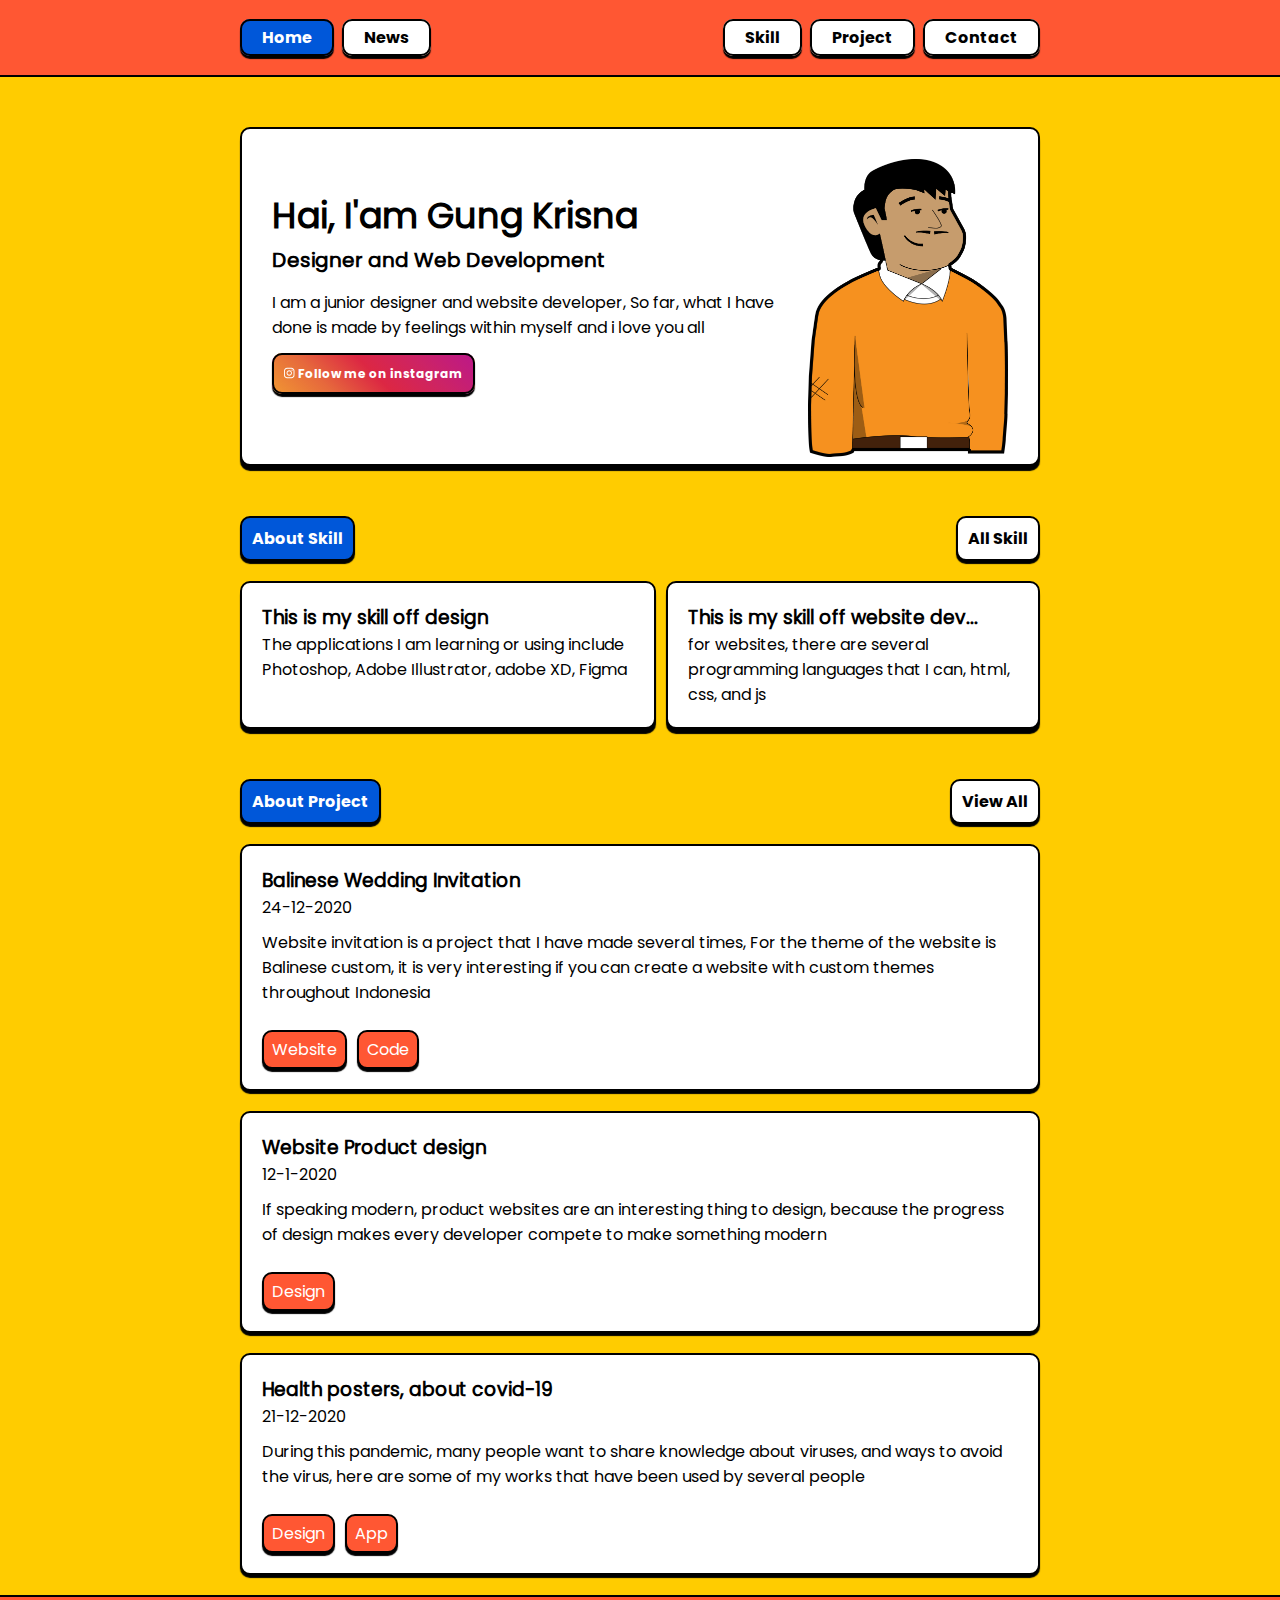
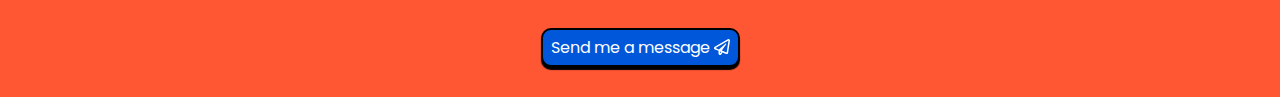
<file: index.html>
<!DOCTYPE html>
<html lang="en">
<head>
    <meta charset="UTF-8">
    <meta http-equiv="X-UA-Compatible" content="IE=edge">
    <meta name="viewport" content="width=device-width, initial-scale=1.0">
    <title>My Portfolio</title>
    <link rel = "icon" href = "gambar/icon.png" 
        type = "image/x-icon">
    <link rel="stylesheet" href="css/style.css">
    <script defer src="js/all.min.js"></script>
</head>
<body>

    <!-- topbar -->
    <div class="topbar">
        <div class="bg-topbar">
            <div class="close remove" style="color: white;">Close</div>
            <div class="close"><a href="index.html">Home</a></div>
            <div class="close"><a href="news.html">News</a></div>
            <div class="close"><a href="skill.html">Skill</a></div>
            <div class="close"><a href="project.html">Project</a></div>
            <div class="close"><a href="mailto: thegunggg@gmail.com">Contact</a></div>
        </div>
    </div>

    <!-- navbar -->
    <div class="navbar">
        <div class="bg-navbar">
            <ul class="left-menu">
                <li class="hm"><i class="fas fa-bars"></i></li>
                <li class="none"><a href="index.html"  style="background-color: #0057D9; color: white;">Home</a></li>
                <li class="none"><a href="news.html">News</a></li>
            </ul>
            <ul class="right-menu">
                <li><a href="skill.html">Skill</a></li>
                <li><a href="project.html">Project</a></li>
                <li><a href="mailto: thegunggg@gmail.com">Contact</a></li>
            </ul>
        </div>
    </div>
    <!-- tutup navbar -->




    <div class="container">
        <div class="all-container">

            <!-- content -->
            <header>
                <div class="bg-header">
                    <div class="capt">
                        <div class="on-capt">
                        <h2>Hai, I'am Gung Krisna</h2>
                        <h3>Designer and Web Development</h3>
                        <p>I am a junior designer and website developer, So far, what I have done is made by feelings within myself and i love you all</p>
                        <div class="button">
                            <a href="https://instagram.com/gungkrsnna?igshid=17na6mbs09jwy" style="font-size: 12px; font-family: 'poppins-bold';"><i class="fab fa-instagram"></i> Follow me on instagram</a>
                        </div>
                        </div>
                    </div>
                    <div class="gambar">
                        <img src="gambar/me.png" alt="">
                    </div>
                </div>
            </header>
            <!-- tutup content -->

            <!-- content2 -->
            <div class="content2">
                <div class="bg-content2">
                    <div class="draf-content">
                        <p>About Skill</p>
                        <a href="skill.html"><p>All Skill</p></a>
                    </div>
                    <div class="isi-draf">
                        <div class="design">
                            <h3>This is my skill off design</h3>
                            <p>The applications I am learning or using include Photoshop, Adobe Illustrator, adobe XD, Figma</p>
                        </div>
                        <div class="website">
                            <h3>This is my skill off website dev...</h3>
                            <p>for websites, there are several programming languages ​​that I can, html, css, and js</p>
                        </div>
                    </div>
                </div>
            </div>
            <!-- tutup content2 -->


            <!-- content3 -->
            <div class="content3">
                <div class="bg-content3">
                    <div class="draf-content3">
                        <p>About Project</p>
                        <a href="project.html"><p>View All</p></a>
                    </div>
                    <div class="isi-draf3">
                        <div class="project1">
                            <h3>Balinese Wedding Invitation</h3>
                            <p style="margin-bottom: 10px;">24-12-2020</p>
                            <p>Website invitation is a project that I have made several times, For the theme of the website is Balinese custom, it is very interesting if you can create a website with custom themes throughout Indonesia</p><br>
                            <div class="about-website">
                                <a href="websiteundangan.html" style="margin-right: 10px;"><p>Website</p></a>
                                <a href="websiteundangan.html"><p>Code</p></a>
                            </div>
                        </div>
                        <div class="project1">
                            <h3>Website Product design</h3>
                            <p style="margin-bottom: 10px;">12-1-2020</p>
                            <p>If speaking modern, product websites are an interesting thing to design, because the progress of design makes every developer compete to make something modern</p><br>
                            <div class="about-website">
                                <a href="product.html"><p>Design</p></a>
                            </div>
                        </div>
                        <div class="project1">
                            <h3>Health posters, about covid-19</h3>
                            <p style="margin-bottom: 10px;">21-12-2020</p>
                            <p>During this pandemic, many people want to share knowledge about viruses, and ways to avoid the virus, here are some of my works that have been used by several people</p><br>
                            <div class="about-website">
                                <a href="poster.html" style="margin-right: 10px;"><p>Design</p></a>
                                <a href="poster.html"><p>App</p></a>
                            </div>
                        </div>
                    </div>
                </div>
            </div>
            <!-- tutup content3 -->
        </div>
    </div>

    <!-- footer -->
        <footer>
            <div class="container-footer">
                <div class="bg-footer">
                    <a href="mailto: thegunggg@gmail.com">Send me a message <i class="far fa-paper-plane"></i></a>
                </div>
            </div>
        </footer>
    <!-- tutup footer -->


    <script src="js/JQuery3.3.1.js"></script>
    <script src="js/menu.js"></script>
</body>
</html>
</file>
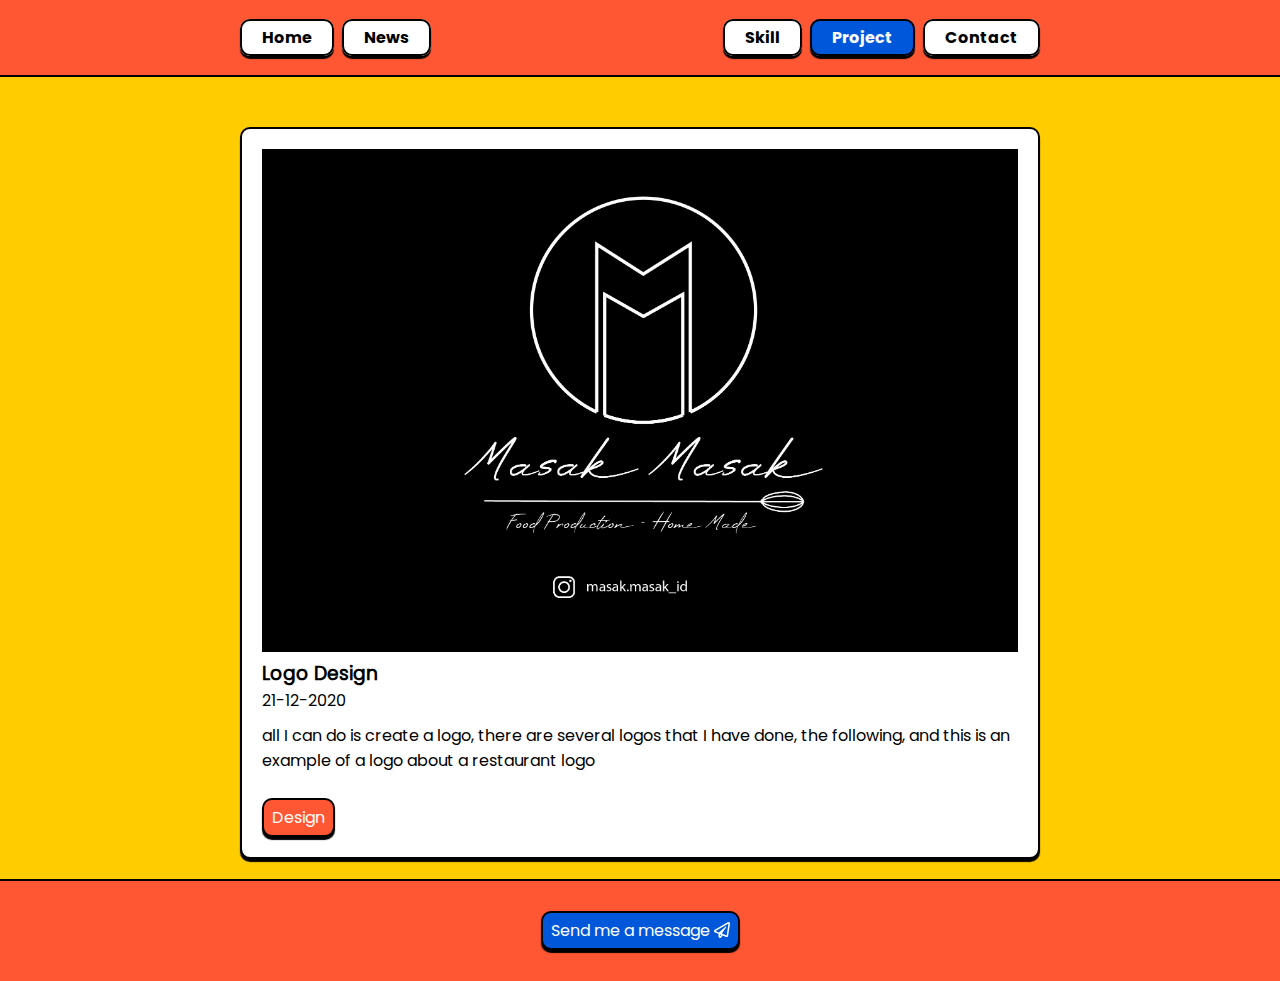
<file: logo.html>
<!DOCTYPE html>
<html lang="en">
<head>
    <meta charset="UTF-8">
    <meta http-equiv="X-UA-Compatible" content="IE=edge">
    <meta name="viewport" content="width=device-width, initial-scale=1.0">
    <title>My Portfolio</title>
    <link rel = "icon" href = "gambar/icon.png" 
        type = "image/x-icon">
    <link rel="stylesheet" href="css/style.css">
    <script defer src="js/all.min.js"></script>
</head>
<body>

    <!-- topbar -->
    <div class="topbar">
        <div class="bg-topbar">
            <div class="close remove" style="color: white;">Close</div>
            <div class="close"><a href="index.html">Home</a></div>
            <div class="close"><a href="news.html">News</a></div>
            <div class="close"><a href="skill.html">Skill</a></div>
            <div class="close"><a href="project.html">Project</a></div>
            <div class="close"><a href="mailto: thegunggg@gmail.com">Contact</a></div>
        </div>
    </div>

    <!-- navbar -->
    <div class="navbar">
        <div class="bg-navbar">
            <ul class="left-menu">
                <li class="hm"><i class="fas fa-bars"></i></li>
                <li class="none"><a href="index.html">Home</a></li>
                <li class="none"><a href="news.html">News</a></li>
            </ul>
            <ul class="right-menu">
                <li><a href="skill.html">Skill</a></li>
                <li><a href="project.html" style="background-color: #0057D9; color: white;">Project</a></li>
                <li><a href="mailto: thegunggg@gmail.com">Contact</a></li>
            </ul>
        </div>
    </div>
    <!-- tutup navbar -->




    <div class="container">
        <div class="all-container">

            <!-- content3 -->
            <div class="content3">
                <div class="bg-content3">
                    <div class="isi-draf3">
                        <div class="project1">
                            <div class="image-website">
                                <img src="gambar/logo.jpg" alt="">
                            </div>
                            <h3>Logo Design</h3>
                            <p style="margin-bottom: 10px;">21-12-2020</p>
                            <p>all I can do is create a logo, there are several logos that I have done, the following, and this is an example of a logo about a restaurant logo</p><br>
                            <div class="about-website">
                                <a href="logo.html" style="margin-right: 10px;"><p>Design</p></a>
                            </div>
                            </div>
                        
                    </div>
                </div>
            </div>
            <!-- tutup content3 -->
        </div>
    </div>

    <!-- footer -->
        <footer>
            <div class="container-footer">
                <div class="bg-footer">
                    <a href="mailto: thegunggg@gmail.com">Send me a message <i class="far fa-paper-plane"></i></a>
                </div>
            </div>
        </footer>
    <!-- tutup footer -->


    <script src="js/JQuery3.3.1.js"></script>
    <script src="js/menu.js"></script>
</body>
</html>
</file>
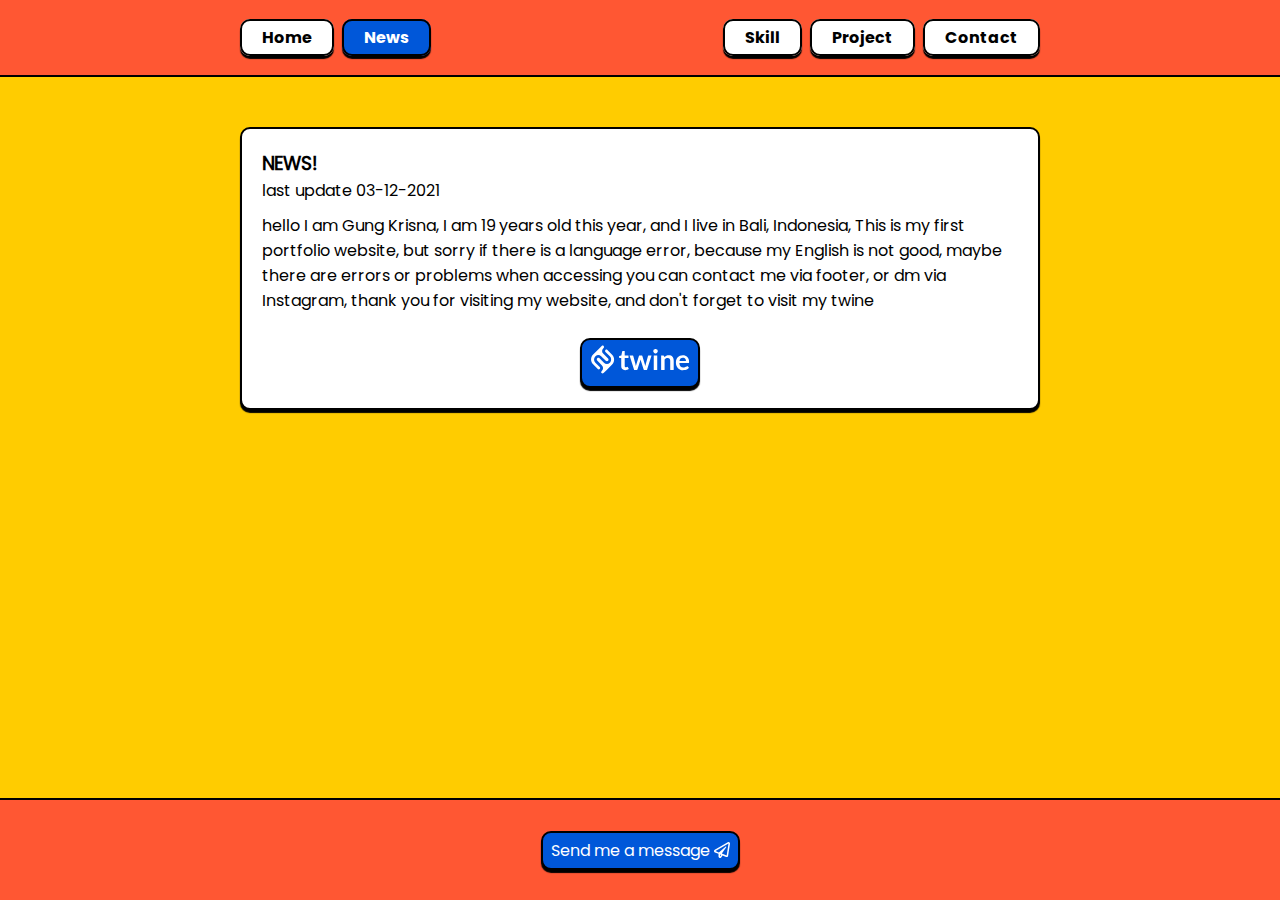
<file: news.html>
<!DOCTYPE html>
<html lang="en">
<head>
    <meta charset="UTF-8">
    <meta http-equiv="X-UA-Compatible" content="IE=edge">
    <meta name="viewport" content="width=device-width, initial-scale=1.0">
    <title>My Portfolio</title>
    <link rel = "icon" href = "gambar/icon.png" 
        type = "image/x-icon">
    <link rel="stylesheet" href="css/style.css">
    <script defer src="js/all.min.js"></script>
</head>
<body>

    <!-- topbar -->
    <div class="topbar">
        <div class="bg-topbar">
            <div class="close remove" style="color: white;">Close</div>
            <div class="close"><a href="index.html">Home</a></div>
            <div class="close"><a href="news.html">News</a></div>
            <div class="close"><a href="skill.html">Skill</a></div>
            <div class="close"><a href="project.html">Project</a></div>
            <div class="close"><a href="mailto: thegunggg@gmail.com">Contact</a></div>
        </div>
    </div>

    <!-- navbar -->
    <div class="navbar">
        <div class="bg-navbar">
            <ul class="left-menu">
                <li class="hm"><i class="fas fa-bars"></i></li>
                <li class="none"><a href="index.html">Home</a></li>
                <li class="none"><a href="news.html" style="background-color: #0057D9; color: white;">News</a></li>
            </ul>
            <ul class="right-menu">
                <li><a href="skill.html">Skill</a></li>
                <li><a href="project.html">Project</a></li>
                <li><a href="mailto: thegunggg@gmail.com">Contact</a></li>
            </ul>
        </div>
    </div>
    <!-- tutup navbar -->




    <div class="container">
        <div class="all-container">

            <!-- content3 -->
            <div class="content3">
                <div class="bg-content3">
                    <div class="isi-draf3">
                        <div class="project1">
                            <h3>NEWS!</h3>
                            <p style="margin-bottom: 10px;">last update 03-12-2021</p>
                            <p>hello I am Gung Krisna, I am 19 years old this year, and I live in Bali, Indonesia, This is my first portfolio website, but sorry if there is a language error, because my English is not good, maybe there are errors or problems when accessing you can contact me via footer, or dm via Instagram, thank you for visiting my website, and don't forget to visit my twine</p><br>
                            <div class="bg-footer">
                                <a href="https://www.twine.net/gungkrisna"> <img src="gambar/twine.svg" alt="" style="max-width: 100px; width: 100%;"></i></a>
                            </div>
                            </div>
                        </div>
                    </div>
                </div>
            </div>
            <!-- tutup content3 -->
        </div>
    </div>

    <!-- footer -->
        <footer style="bottom: 0; position: absolute; width: 100%;">
            <div class="container-footer">
                <div class="bg-footer">
                    <a href="mailto: thegunggg@gmail.com">Send me a message <i class="far fa-paper-plane"></i></a>
                </div>
            </div>
        </footer>
    <!-- tutup footer -->


    <script src="js/JQuery3.3.1.js"></script>
    <script src="js/menu.js"></script>
</body>
</html>
</file>
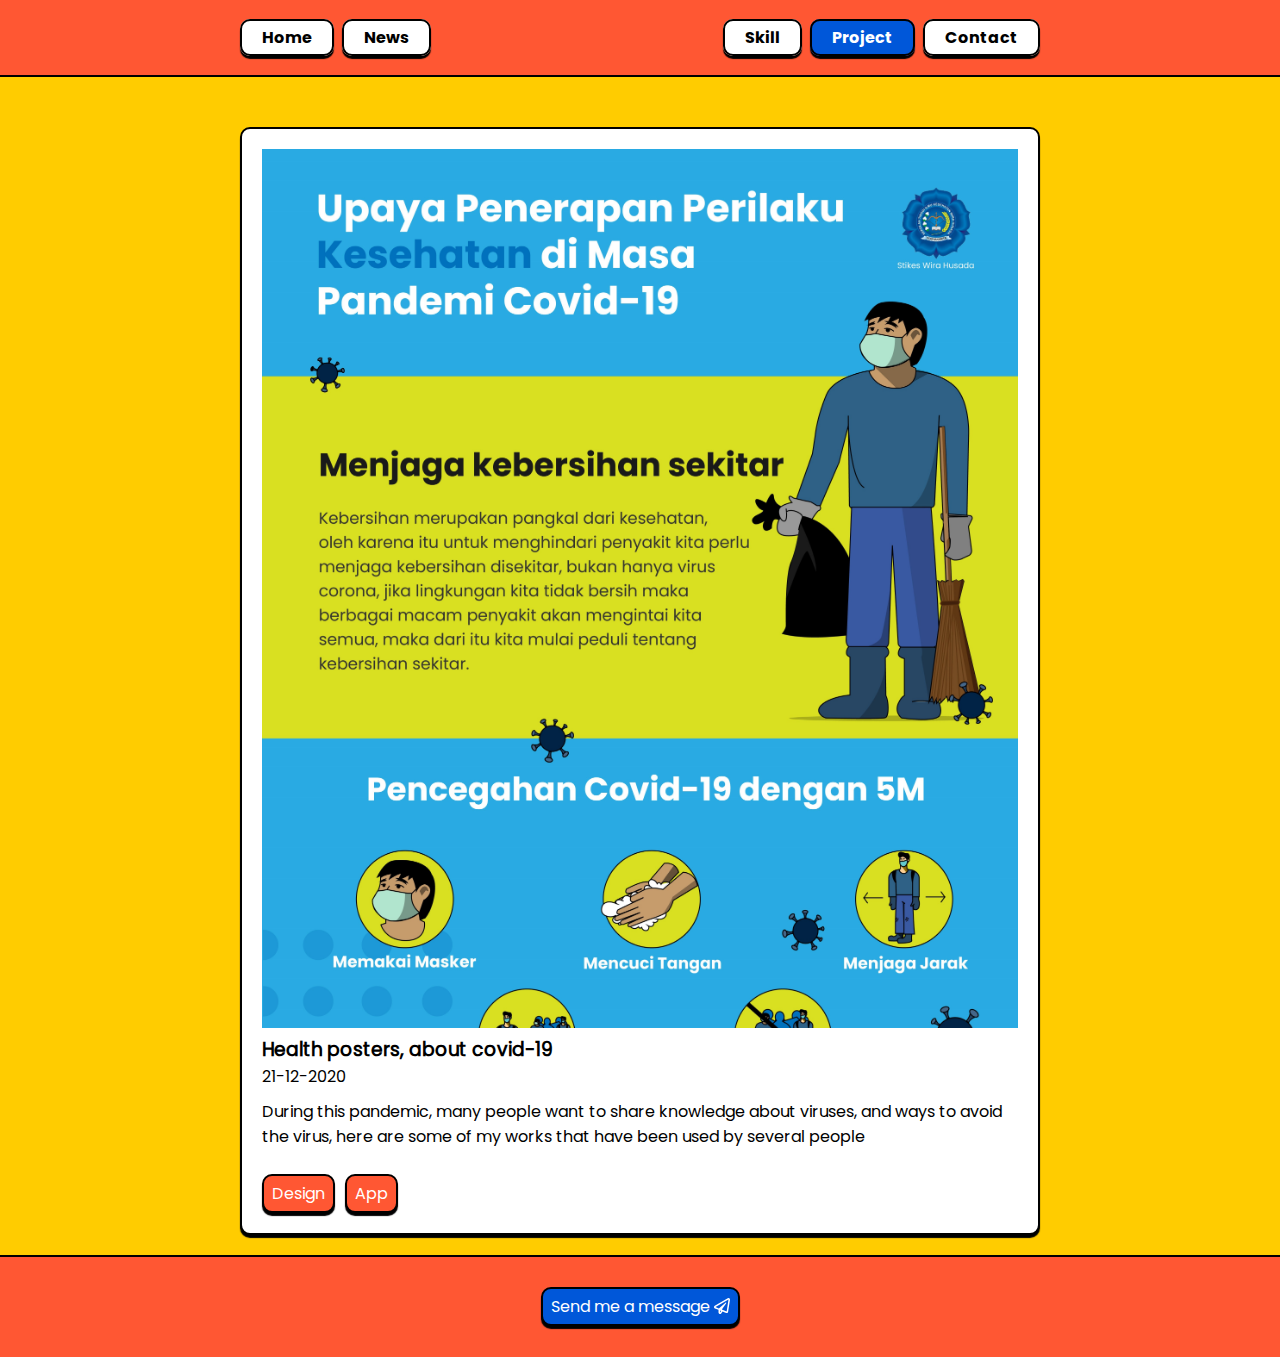
<file: poster.html>
<!DOCTYPE html>
<html lang="en">
<head>
    <meta charset="UTF-8">
    <meta http-equiv="X-UA-Compatible" content="IE=edge">
    <meta name="viewport" content="width=device-width, initial-scale=1.0">
    <title>My Portfolio</title>
    <link rel = "icon" href = "gambar/icon.png" 
        type = "image/x-icon">
    <link rel="stylesheet" href="css/style.css">
    <script defer src="js/all.min.js"></script>
</head>
<body>

    <!-- topbar -->
    <div class="topbar">
        <div class="bg-topbar">
            <div class="close remove" style="color: white;">Close</div>
            <div class="close"><a href="index.html">Home</a></div>
            <div class="close"><a href="news.html">News</a></div>
            <div class="close"><a href="skill.html">Skill</a></div>
            <div class="close"><a href="project.html">Project</a></div>
            <div class="close"><a href="mailto: thegunggg@gmail.com">Contact</a></div>
        </div>
    </div>

    <!-- navbar -->
    <div class="navbar">
        <div class="bg-navbar">
            <ul class="left-menu">
                <li class="hm"><i class="fas fa-bars"></i></li>
                <li class="none"><a href="index.html">Home</a></li>
                <li class="none"><a href="news.html">News</a></li>
            </ul>
            <ul class="right-menu">
                <li><a href="skill.html">Skill</a></li>
                <li><a href="project.html" style="background-color: #0057D9; color: white;">Project</a></li>
                <li><a href="mailto: thegunggg@gmail.com">Contact</a></li>
            </ul>
        </div>
    </div>
    <!-- tutup navbar -->




    <div class="container">
        <div class="all-container">

            <!-- content3 -->
            <div class="content3">
                <div class="bg-content3">
                    <div class="isi-draf3">
                        <div class="project1">
                            <div class="image-website">
                                <img src="gambar/poster.jpg" alt="">
                            </div>
                            <h3>Health posters, about covid-19</h3>
                            <p style="margin-bottom: 10px;">21-12-2020</p>
                            <p>During this pandemic, many people want to share knowledge about viruses, and ways to avoid the virus, here are some of my works that have been used by several people</p><br>
                            <div class="about-website">
                                <a href="poster.html" style="margin-right: 10px;"><p>Design</p></a>
                                <a href="poster.html"><p>App</p></a>
                            </div>
                            </div>
                        </div>
                    </div>
                </div>
            </div>
            <!-- tutup content3 -->
        </div>
    </div>

    <!-- footer -->
        <footer>
            <div class="container-footer">
                <div class="bg-footer">
                    <a href="mailto: thegunggg@gmail.com">Send me a message <i class="far fa-paper-plane"></i></a>
                </div>
            </div>
        </footer>
    <!-- tutup footer -->


    <script src="js/JQuery3.3.1.js"></script>
    <script src="js/menu.js"></script>
</body>
</html>
</file>
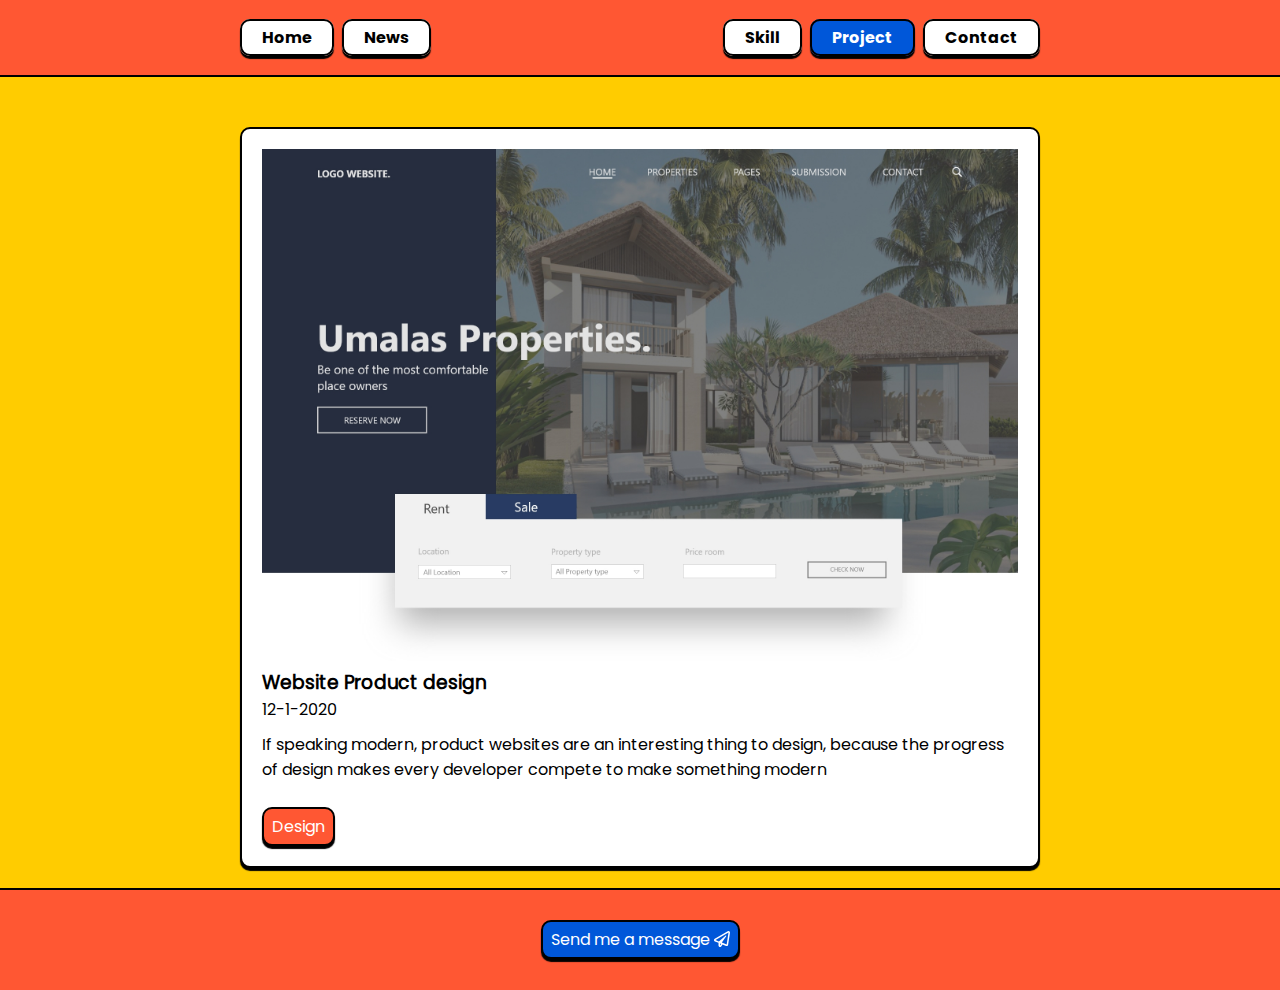
<file: product.html>
<!DOCTYPE html>
<html lang="en">
<head>
    <meta charset="UTF-8">
    <meta http-equiv="X-UA-Compatible" content="IE=edge">
    <meta name="viewport" content="width=device-width, initial-scale=1.0">
    <title>My Portfolio</title>
    <link rel = "icon" href = "gambar/icon.png" 
        type = "image/x-icon">
    <link rel="stylesheet" href="css/style.css">
    <script defer src="js/all.min.js"></script>
</head>
<body>

    <!-- topbar -->
    <div class="topbar">
        <div class="bg-topbar">
            <div class="close remove" style="color: white;">Close</div>
            <div class="close"><a href="index.html">Home</a></div>
            <div class="close"><a href="news.html">News</a></div>
            <div class="close"><a href="skill.html">Skill</a></div>
            <div class="close"><a href="project.html">Project</a></div>
            <div class="close"><a href="mailto: thegunggg@gmail.com">Contact</a></div>
        </div>
    </div>

    <!-- navbar -->
    <div class="navbar">
        <div class="bg-navbar">
            <ul class="left-menu">
                <li class="hm"><i class="fas fa-bars"></i></li>
                <li class="none"><a href="index.html">Home</a></li>
                <li class="none"><a href="news.html">News</a></li>
            </ul>
            <ul class="right-menu">
                <li><a href="skill.html">Skill</a></li>
                <li><a href="project.html" style="background-color: #0057D9; color: white;">Project</a></li>
                <li><a href="mailto: thegunggg@gmail.com">Contact</a></li>
            </ul>
        </div>
    </div>
    <!-- tutup navbar -->




    <div class="container">
        <div class="all-container">

            <!-- content3 -->
            <div class="content3">
                <div class="bg-content3">
                    <div class="isi-draf3">
                        <div class="project1">
                            <div class="image-website">
                                <img src="gambar/product.jpg" alt="">
                            </div>
                                <h3>Website Product design</h3>
                                <p style="margin-bottom: 10px;">12-1-2020</p>
                                <p>If speaking modern, product websites are an interesting thing to design, because the progress of design makes every developer compete to make something modern</p><br>
                                <div class="about-website">
                                    <a href="product.html"><p>Design</p></a>
                                </div>
                            </div>
                        
                    </div>
                </div>
            </div>
            <!-- tutup content3 -->
        </div>
    </div>

    <!-- footer -->
        <footer>
            <div class="container-footer">
                <div class="bg-footer">
                    <a href="mailto: thegunggg@gmail.com">Send me a message <i class="far fa-paper-plane"></i></a>
                </div>
            </div>
        </footer>
    <!-- tutup footer -->


    <script src="js/JQuery3.3.1.js"></script>
    <script src="js/menu.js"></script>
</body>
</html>
</file>
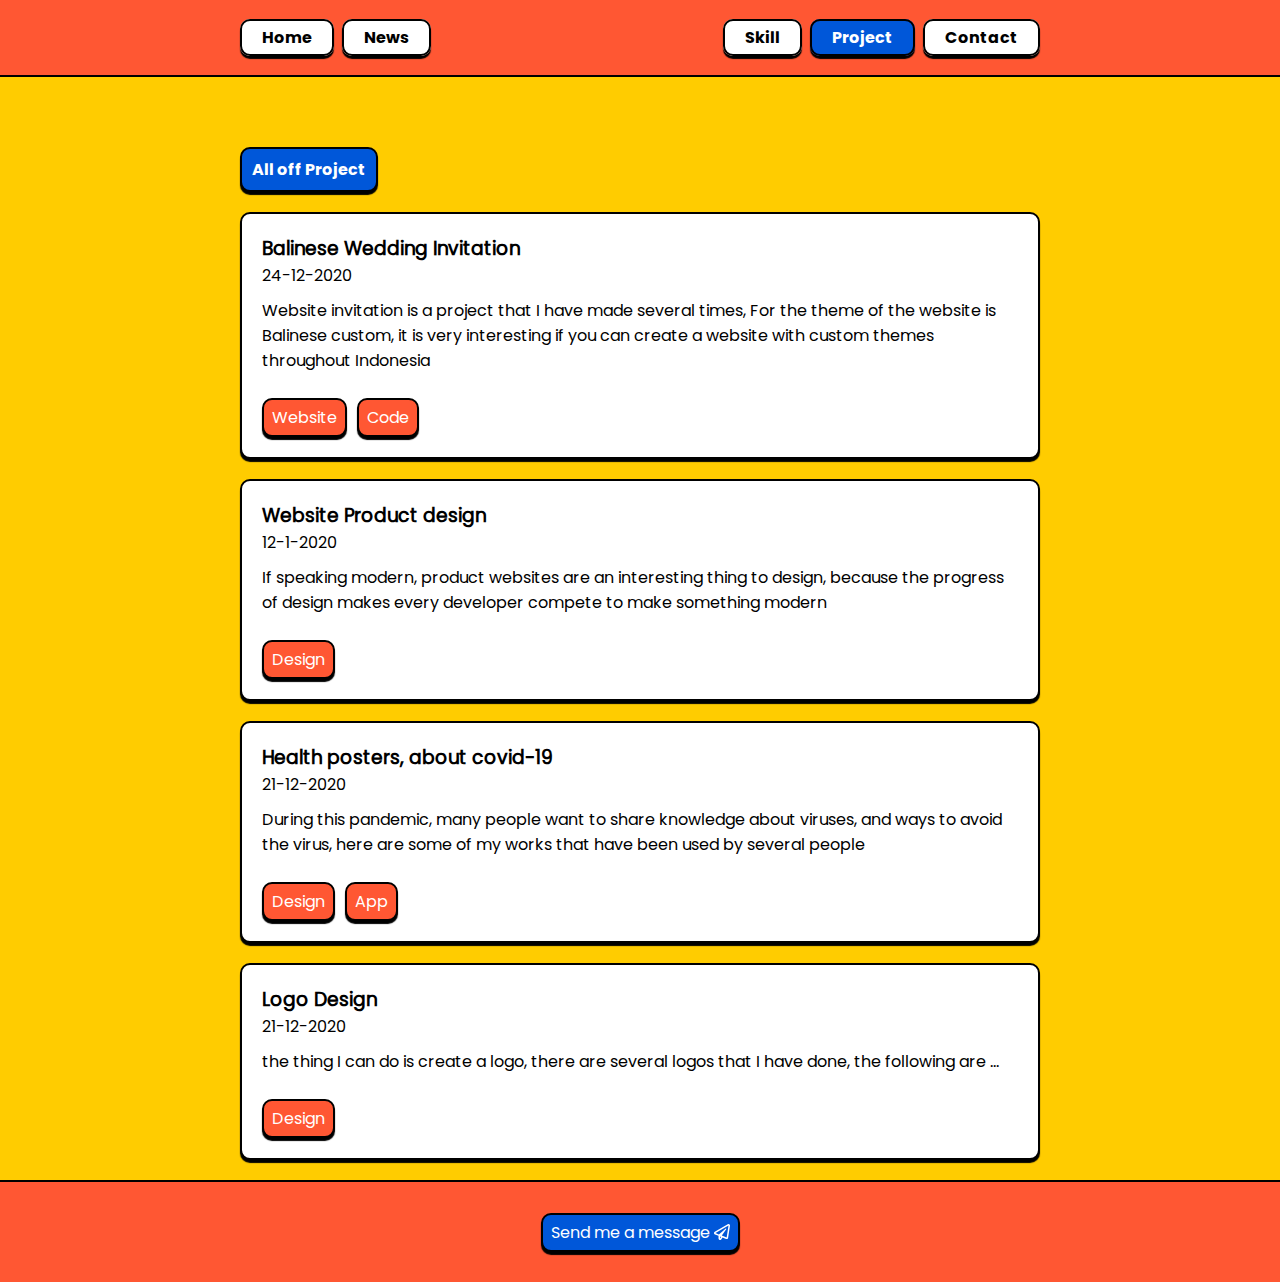
<file: project.html>
<!DOCTYPE html>
<html lang="en">
<head>
    <meta charset="UTF-8">
    <meta http-equiv="X-UA-Compatible" content="IE=edge">
    <meta name="viewport" content="width=device-width, initial-scale=1.0">
    <title>My Portfolio</title>
    <link rel = "icon" href = "gambar/icon.png" 
        type = "image/x-icon">
    <link rel="stylesheet" href="css/style.css">
    <script defer src="js/all.min.js"></script>
</head>
<body>

    <!-- topbar -->
    <div class="topbar">
        <div class="bg-topbar">
            <div class="close remove" style="color: white;">Close</div>
            <div class="close"><a href="index.html">Home</a></div>
            <div class="close"><a href="news.html">News</a></div>
            <div class="close"><a href="skill.html">Skill</a></div>
            <div class="close"><a href="project.html">Project</a></div>
            <div class="close"><a href="mailto: thegunggg@gmail.com">Contact</a></div>
        </div>
    </div>

    <!-- navbar -->
    <div class="navbar">
        <div class="bg-navbar">
            <ul class="left-menu">
                <li class="hm"><i class="fas fa-bars"></i></li>
                <li class="none"><a href="index.html">Home</a></li>
                <li class="none"><a href="news.html">News</a></li>
            </ul>
            <ul class="right-menu">
                <li><a href="skill.html">Skill</a></li>
                <li><a href="project.html" style="background-color: #0057D9; color: white;">Project</a></li>
                <li><a href="mailto: thegunggg@gmail.com">Contact</a></li>
            </ul>
        </div>
    </div>
    <!-- tutup navbar -->




    <div class="container">
        <div class="all-container">

            <!-- content3 -->
            <div class="content3">
                <div class="bg-content3">
                    <div class="draf-content3">
                        <p>All off Project</p>
                    </div>
                    <div class="isi-draf3">
                        <div class="project1">
                            <h3>Balinese Wedding Invitation</h3>
                            <p style="margin-bottom: 10px;">24-12-2020</p>
                            <p>Website invitation is a project that I have made several times, For the theme of the website is Balinese custom, it is very interesting if you can create a website with custom themes throughout Indonesia</p><br>
                            <div class="about-website">
                                <a href="websiteundangan.html" style="margin-right: 10px;"><p>Website</p></a>
                                <a href="websiteundangan.html"><p>Code</p></a>
                            </div>
                        </div>
                        <div class="project1">
                            <h3>Website Product design</h3>
                            <p style="margin-bottom: 10px;">12-1-2020</p>
                            <p>If speaking modern, product websites are an interesting thing to design, because the progress of design makes every developer compete to make something modern</p><br>
                            <div class="about-website">
                                <a href="product.html"><p>Design</p></a>
                            </div>
                        </div>
                        <div class="project1">
                            <h3>Health posters, about covid-19</h3>
                            <p style="margin-bottom: 10px;">21-12-2020</p>
                            <p>During this pandemic, many people want to share knowledge about viruses, and ways to avoid the virus, here are some of my works that have been used by several people</p><br>
                            <div class="about-website">
                                <a href="poster.html" style="margin-right: 10px;"><p>Design</p></a>
                                <a href="poster.html"><p>App</p></a>
                            </div>
                        </div>
                        <div class="project1">
                            <h3>Logo Design</h3>
                            <p style="margin-bottom: 10px;">21-12-2020</p>
                            <p>the thing I can do is create a logo, there are several logos that I have done, the following are ...</p><br>
                            <div class="about-website">
                                <a href="logo.html" style="margin-right: 10px;"><p>Design</p></a>
                            </div>
                        </div>
                    </div>
                </div>
            </div>
            <!-- tutup content3 -->
        </div>
    </div>

    <!-- footer -->
        <footer>
            <div class="container-footer">
                <div class="bg-footer">
                    <a href="mailto: thegunggg@gmail.com">Send me a message <i class="far fa-paper-plane"></i></a>
                </div>
            </div>
        </footer>
    <!-- tutup footer -->


    <script src="js/JQuery3.3.1.js"></script>
    <script src="js/menu.js"></script>
</body>
</html>
</file>
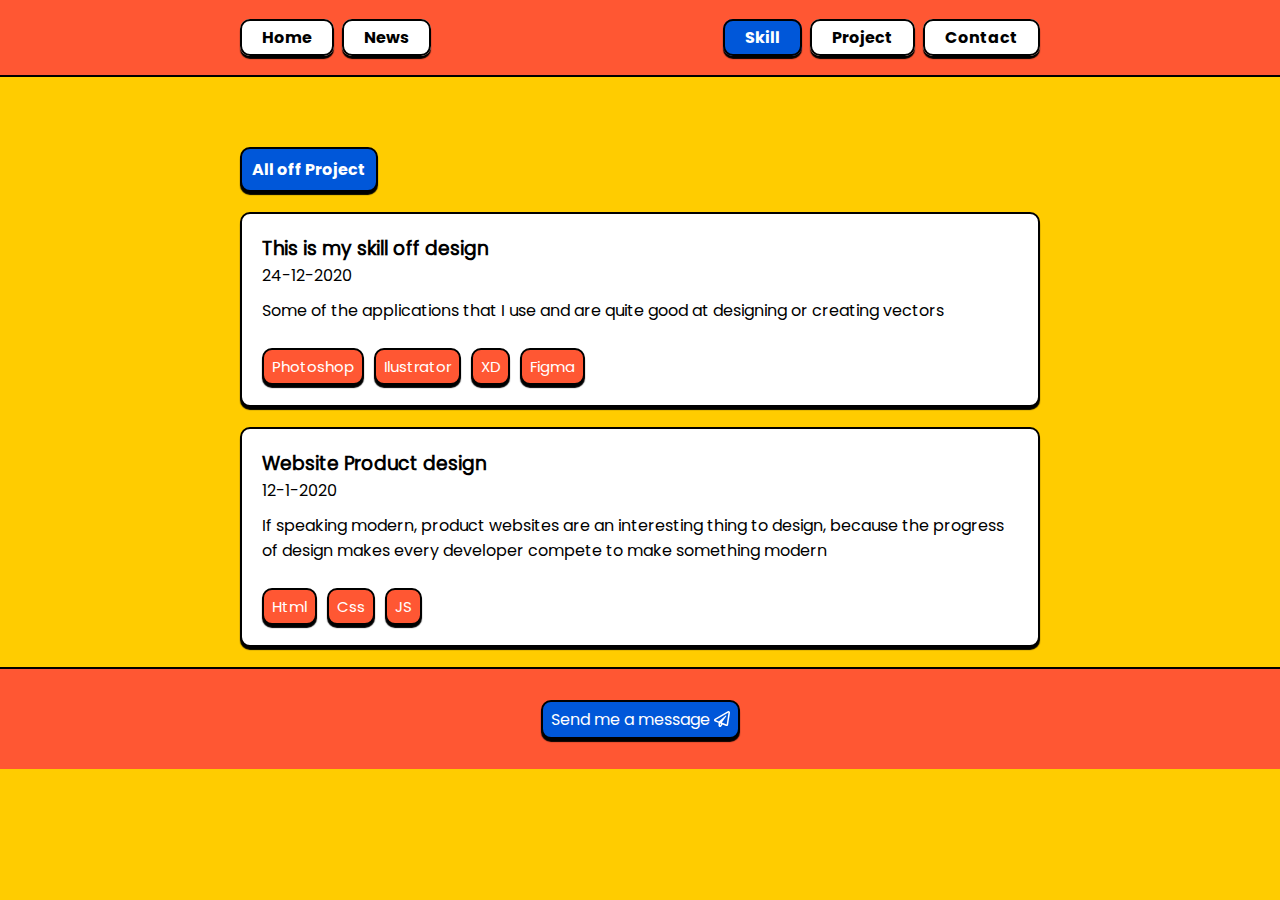
<file: skill.html>
<!DOCTYPE html>
<html lang="en">
<head>
    <meta charset="UTF-8">
    <meta http-equiv="X-UA-Compatible" content="IE=edge">
    <meta name="viewport" content="width=device-width, initial-scale=1.0">
    <title>My Portfolio</title>
    <link rel = "icon" href = "gambar/icon.png" 
        type = "image/x-icon">
    <link rel="stylesheet" href="css/style.css">
    <script defer src="js/all.min.js"></script>
</head>
<body>

    <!-- topbar -->
    <div class="topbar">
        <div class="bg-topbar">
            <div class="close remove" style="color: white;">Close</div>
            <div class="close"><a href="index.html">Home</a></div>
            <div class="close"><a href="news.html">News</a></div>
            <div class="close"><a href="skill.html">Skill</a></div>
            <div class="close"><a href="project.html">Project</a></div>
            <div class="close"><a href="mailto: thegunggg@gmail.com">Contact</a></div>
        </div>
    </div>

    <!-- navbar -->
    <div class="navbar">
        <div class="bg-navbar">
            <ul class="left-menu">
                <li class="hm"><i class="fas fa-bars"></i></li>
                <li class="none"><a href="index.html">Home</a></li>
                <li class="none"><a href="news.html">News</a></li>
            </ul>
            <ul class="right-menu">
                <li><a href="skill.html"  style="background-color: #0057D9; color: white;">Skill</a></li>
                <li><a href="project.html">Project</a></li>
                <li><a href="mailto: thegunggg@gmail.com">Contact</a></li>
            </ul>
        </div>
    </div>
    <!-- tutup navbar -->




    <div class="container">
        <div class="all-container">

            <!-- content3 -->
            <div class="content3">
                <div class="bg-content3">
                    <div class="draf-content3">
                        <p>All off Project</p>
                    </div>
                    <div class="isi-draf3">
                        <div class="project1">
                            <h3>This is my skill off design</h3>
                            <p style="margin-bottom: 10px;">24-12-2020</p>
                            <p>Some of the applications that I use and are quite good at designing or creating vectors</p><br>
                            <div class="about-website" style="font-size: clamp(10px, 3vw, 15px);">
                                <a href="skill.html" style="margin-right: 10px;"><p>Photoshop</p></a>
                                <a href="skill.html" style="margin-right: 10px;"><p>Ilustrator</p></a>
                                <a href="skill.html" style="margin-right: 10px;"><p>XD</p></a>
                                <a href="skill.html"><p>Figma</p></a>
                            </div>
                        </div>
                        <div class="project1">
                            <h3>Website Product design</h3>
                            <p style="margin-bottom: 10px;">12-1-2020</p>
                            <p>If speaking modern, product websites are an interesting thing to design, because the progress of design makes every developer compete to make something modern</p><br>
                            <div class="about-website" style="font-size: clamp(10px, 3vw, 15px);">
                                <a href="skill.html" style="margin-right: 10px;"><p>Html</p></a>
                                <a href="skill.html" style="margin-right: 10px;"><p>Css</p></a>
                                <a href="skill.html" style="margin-right: 10px;"><p>JS</p></a>
                            </div>
                        </div>
                    </div>
                </div>
            </div>
            <!-- tutup content3 -->
        </div>
    </div>

    <!-- footer -->
        <footer>
            <div class="container-footer">
                <div class="bg-footer">
                    <a href="mailto: thegunggg@gmail.com">Send me a message <i class="far fa-paper-plane"></i></a>
                </div>
            </div>
        </footer>
    <!-- tutup footer -->


    <script src="js/JQuery3.3.1.js"></script>
    <script src="js/menu.js"></script>
</body>
</html>
</file>
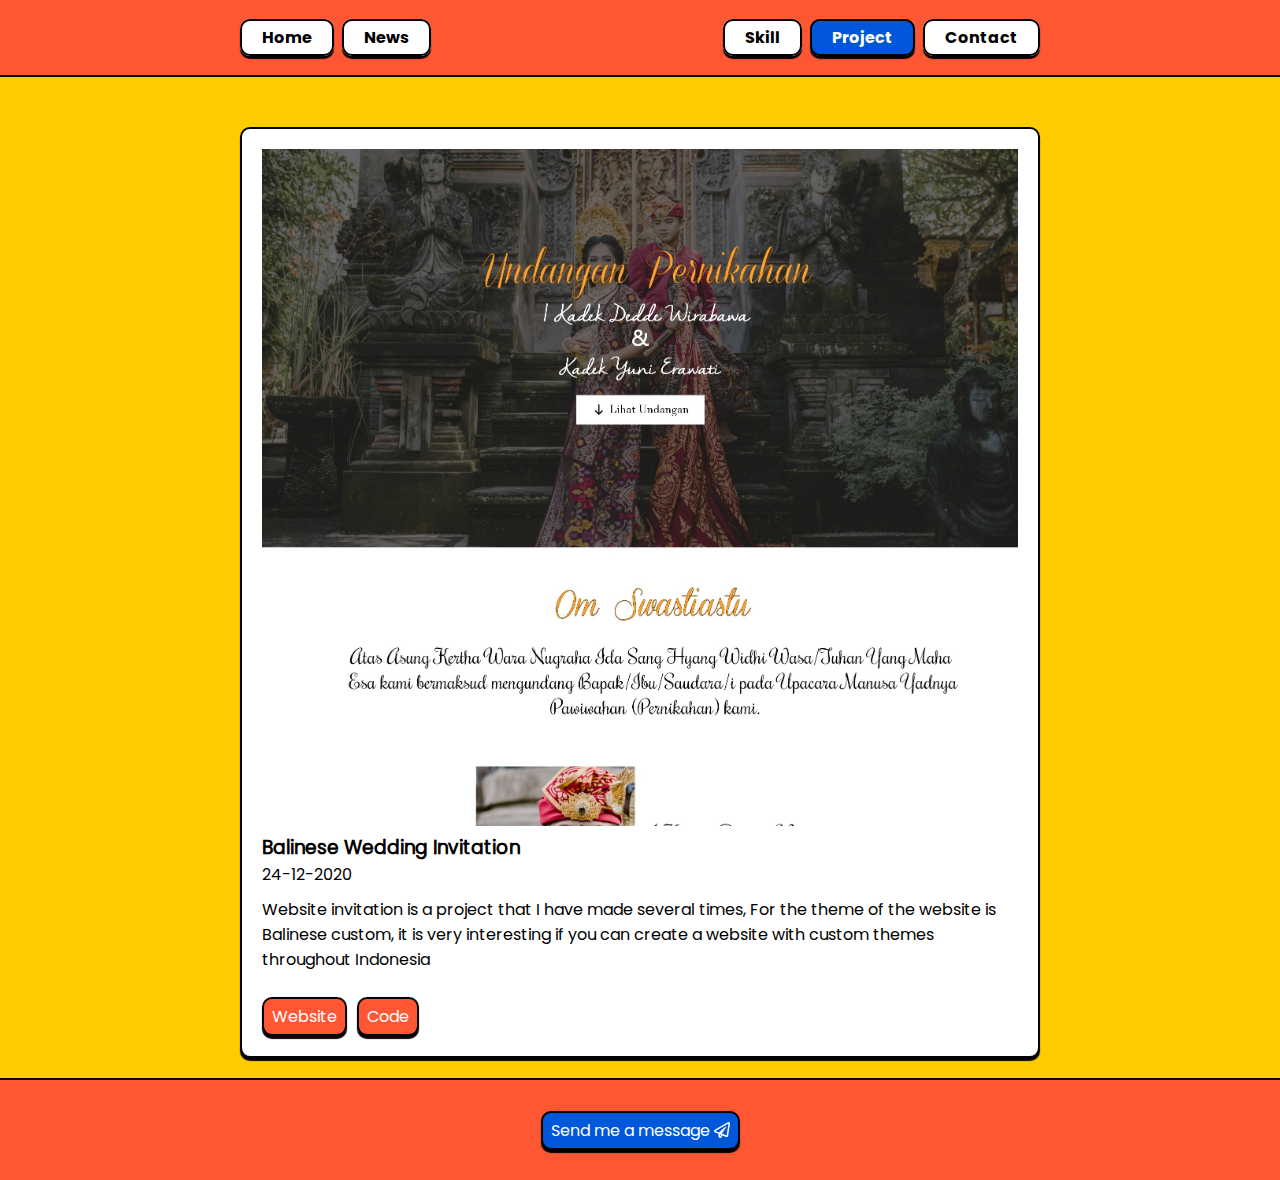
<file: websiteundangan.html>
<!DOCTYPE html>
<html lang="en">
<head>
    <meta charset="UTF-8">
    <meta http-equiv="X-UA-Compatible" content="IE=edge">
    <meta name="viewport" content="width=device-width, initial-scale=1.0">
    <title>My Portfolio</title>
    <link rel = "icon" href = "gambar/icon.png" 
        type = "image/x-icon">
    <link rel="stylesheet" href="css/style.css">
    <script defer src="js/all.min.js"></script>
</head>
<body>

    <!-- topbar -->
    <div class="topbar">
        <div class="bg-topbar">
            <div class="close remove" style="color: white;">Close</div>
            <div class="close"><a href="index.html">Home</a></div>
            <div class="close"><a href="news.html">News</a></div>
            <div class="close"><a href="skill.html">Skill</a></div>
            <div class="close"><a href="project.html">Project</a></div>
            <div class="close"><a href="mailto: thegunggg@gmail.com">Contact</a></div>
        </div>
    </div>

    <!-- navbar -->
    <div class="navbar">
        <div class="bg-navbar">
            <ul class="left-menu">
                <li class="hm"><i class="fas fa-bars"></i></li>
                <li class="none"><a href="index.html">Home</a></li>
                <li class="none"><a href="news.html">News</a></li>
            </ul>
            <ul class="right-menu">
                <li><a href="skill.html">Skill</a></li>
                <li><a href="project.html" style="background-color: #0057D9; color: white;">Project</a></li>
                <li><a href="mailto: thegunggg@gmail.com">Contact</a></li>
            </ul>
        </div>
    </div>
    <!-- tutup navbar -->




    <div class="container">
        <div class="all-container">

            <!-- content3 -->
            <div class="content3">
                <div class="bg-content3">
                    <div class="isi-draf3">
                        <div class="project1">
                            <div class="image-website">
                                <img src="gambar/website.jpg" alt="">
                            </div>
                            <h3>Balinese Wedding Invitation</h3>
                            <p style="margin-bottom: 10px;">24-12-2020</p>
                            <p>Website invitation is a project that I have made several times, For the theme of the website is Balinese custom, it is very interesting if you can create a website with custom themes throughout Indonesia</p><br>
                            <div class="about-website">
                                <a href="websiteundangan.html" style="margin-right: 10px;"><p>Website</p></a>
                                <a href="websiteundangan.html"><p>Code</p></a>
                            </div>
                        </div>
                        
                    </div>
                </div>
            </div>
            <!-- tutup content3 -->
        </div>
    </div>

    <!-- footer -->
        <footer>
            <div class="container-footer">
                <div class="bg-footer">
                    <a href="mailto: thegunggg@gmail.com">Send me a message <i class="far fa-paper-plane"></i></a>
                </div>
            </div>
        </footer>
    <!-- tutup footer -->


    <script src="js/JQuery3.3.1.js"></script>
    <script src="js/menu.js"></script>
</body>
</html>
</file>
<file: css/style.css>
*{
    padding: 0;
    margin: 0;
}

/* font */
@font-face{
    font-family: 'poppins';
    src: url('../font/poppins.ttf');
    src: url('../font/poppins.ttf') format('ttf'),
        url('../font/poppins.ttf') format('truetype');
}

@font-face{
    font-family: 'poppins-bold';
    src: url('../font/poppins-bold.ttf');
    src: url('../font/poppins-bold.ttf') format('ttf'),
        url('../font/poppins-bold.ttf') format('truetype');
}

/* #FF5733 */

body{
    background-color: #FFCC00;
    font-family: 'poppins';
}


/* ========================================================== */
.hover-active{
    background-color: #0057D9;
    color: white;
}

/* navbar */
.navbar{
   background-color: #FF5733;
   width: 100%;
   display: flex;
   border-bottom: 2px solid black;
   margin-bottom: 50px;
}

.bg-navbar{
    margin: auto;
    width: 800px;
    display: flex;
    justify-content: space-between;
    padding: 15px 0;
}

.left-menu, .right-menu{
    list-style: none;
    display: flex;
}

.left-menu li{
    margin: 10px 8px 10px 0;
    transition: 0.4s;
}

.left-menu li:hover{
    transform: translateY(4px);
}

.right-menu li{
    margin: 10px 0 10px 8px;
    transition: 0.4s;
}

.right-menu li:hover{
    transform: translateY(4px);
}

.left-menu li a, .right-menu li a{
    background-color: white;
    padding: 5px 20px;
    border-radius: 10px;
    border: 2px solid black;
    color: black;
    font-family: 'poppins-bold';
    -moz-box-shadow: 2 3px 1px rgb(0, 0, 0);
    -webkit-box-shadow: 0 3px 1px rgb(0, 0, 0);
    box-shadow: 3 3px 1px rgb(0, 0, 0);
}

li a{
    text-decoration: none;
}

.hm{
    display: none;
    background-color: white;
    padding: 5px 20px;
    border-radius: 10px;
    border: 2px solid black;
    color: black;
    font-family: 'poppins-bold';
    -moz-box-shadow: 2 3px 1px rgb(0, 0, 0);
    -webkit-box-shadow: 0 3px 1px rgb(0, 0, 0);
    box-shadow: 3 3px 1px rgb(0, 0, 0);
}



/* topbar */
.topbar{
    width: 100%;
    background-color: #FF5733;
    position: absolute;
    border-bottom: 2px solid black;
    transform: translateY(-500px);
    transition: 0.5s;
}

.active{
    transform: translateY(0);
}

.bg-topbar{
    margin: 10px;
}

.menu{
    width: 100%;
}

.close{
    background-color: white;
    padding: 5px 20px;
    border-radius: 10px;
    border: 2px solid black;
    color: black;
    font-family: 'poppins-bold';
    -moz-box-shadow: 2 3px 1px rgb(0, 0, 0);
    -webkit-box-shadow: 0 3px 1px rgb(0, 0, 0);
    box-shadow: 3 3px 1px rgb(0, 0, 0);
    text-align: center;
}

.close:nth-child(1){
    background-color: #0057D9;
    margin-bottom: 20px;
}

.close:nth-child(2), .close:nth-child(3), .close:nth-child(4), .close:nth-child(5), .close:nth-child(6){
    margin-bottom: 10px;
}

.close a{
    text-decoration: none;
    color: black;
}


/* =========================================================== */


/* content */
.container{
    width: 100%;
    display: flex;
    justify-content: center;
}

.all-container{
    max-width: 800px;
}

.bg-header{
    background-color: white;
    display: flex;
    border-radius: 10px;
    border: 2px solid black;
    -moz-box-shadow: 2 5px 1px rgb(0, 0, 0);
    -webkit-box-shadow: 0 5px 1px rgb(0, 0, 0);
    box-shadow: 3 5px 1px rgb(0, 0, 0);
    transition: 0.3s;
    margin-bottom: 50px;
}

.bg-header:hover{
    transform: translateY(5px);
}

.capt{
    display: flex;
    margin: clamp(20px, 3vw, 30px);
}

.on-capt{
    margin: auto;
}

.on-capt h2{
    font-size: clamp(30px, 4vw, 35px);
    margin: 0 0 3px 0;
}

.on-capt h3{
    font-size: clamp(15px, 4vw, 20px);
    margin: 0 0 15px 0;
}

.on-capt p{
    font-size: 15;
    margin: 0 0 15px 0;
}

.button{
    margin: 20px 0;
    transition: 0.3s;
}

.button:hover{
    transform: translateY(4px);
}

.button a{
    padding: 10px 10px;
    border-radius: 10px;
    text-decoration: none;
    color: white;
    background: #f09433; 
    border: 2px solid black;
    -moz-box-shadow: 2 3px 1px rgb(0, 0, 0);
    -webkit-box-shadow: 0 3px 1px rgb(0, 0, 0);
    box-shadow: 3 3px 1px rgb(0, 0, 0);
background: -moz-linear-gradient(45deg, #f09433 0%, #e6683c 25%, #dc2743 50%, #cc2366 75%, #bc1888 100%); 
background: -webkit-linear-gradient(45deg, #f09433 0%,#e6683c 25%,#dc2743 50%,#cc2366 75%,#bc1888 100%); 
background: linear-gradient(45deg, #f09433 0%,#e6683c 25%,#dc2743 50%,#cc2366 75%,#bc1888 100%); 
filter: progid:DXImageTransform.Microsoft.gradient( startColorstr='#f09433', endColorstr='#bc1888',GradientType=1 );
}


.gambar img{
    margin: 30px 30px 0 0;
    max-width: 200px;
}







/* content 2 */
.draf-content{
    display: flex;
    justify-content: space-between;
    margin: 20px 0;
    margin-top: 20px;
}

.draf-content p{
    background-color: #0057D9;
    color: white;
    font-size: clamp(15px, 3vw, 16px);
    padding: 8px 10px;
    border-radius: 10px;
    border: 2px solid black;
    font-family: 'poppins-bold';
    -moz-box-shadow: 2 3px 1px rgb(0, 0, 0);
    -webkit-box-shadow: 0 3px 1px rgb(0, 0, 0);
    box-shadow: 3 3px 1px rgb(0, 0, 0);
    transition: 0.3s;
}

.draf-content p:hover{
    transform: translateY(4px);
}

.draf-content a p:nth-child(1){
    background-color: white;
    color: black;
}

.draf-content a{
    text-decoration: none;
}

.isi-draf{
    display: flex;
    margin-bottom: 50px;
}

.design{
    padding: 20px;
    background-color: white;
    border-radius: 10px;
    border: 2px solid black;
    -moz-box-shadow: 2 5px 1px rgb(0, 0, 0);
    -webkit-box-shadow: 0 5px 1px rgb(0, 0, 0);
    box-shadow: 3 5px 1px rgb(0, 0, 0);
    margin-right: 10px;
    transition: 0.3s;
}

.design:hover, .website:hover{
    transform: translateY(4px);
}

.website{
    padding: 20px;
    background-color: white;
    border-radius: 10px;
    border: 2px solid black;
    -moz-box-shadow: 2 5px 1px rgb(0, 0, 0);
    -webkit-box-shadow: 0 5px 1px rgb(0, 0, 0);
    box-shadow: 3 5px 1px rgb(0, 0, 0);
    transition: 0.3s;
}








/* content 3 */
.draf-content3{
    display: flex;
    justify-content: space-between;
    margin: 20px 0;
    margin-top: 20px;
}

.draf-content3 p{
    background-color: #0057D9;
    color: white;
    font-size: clamp(15px, 3vw, 16px);
    padding: 8px 10px;
    border-radius: 10px;
    border: 2px solid black;
    font-family: 'poppins-bold';
    -moz-box-shadow: 2 3px 1px rgb(0, 0, 0);
    -webkit-box-shadow: 0 3px 1px rgb(0, 0, 0);
    box-shadow: 3 3px 1px rgb(0, 0, 0);
    transition: 0.3s;
}

.draf-content3 p:hover{
    transform: translateY(4px);
}

.draf-content3 a p:nth-child(1){
    background-color: white;
    color: black;
}


.draf-content3 a{
    text-decoration: none;
}

.project1{
    background-color: white;
    font-size: clamp(15px, 3vw, 16px);
    padding: 20px;
    border-radius: 10px;
    border: 2px solid black;
    -moz-box-shadow: 2 3px 1px rgb(0, 0, 0);
    -webkit-box-shadow: 0 3px 1px rgb(0, 0, 0);
    box-shadow: 3 3px 1px rgb(0, 0, 0);
    transition: 0.3s;
    margin-bottom: 20px;
}

.project1:hover{
    transform: translateY(4px);
}

.about-website{
    display: flex;
}

.about-website a{
    background-color: #FF5733;
    color: white;
    padding: 5px 8px;
    border-radius: 10px;
    border: 2px solid black;
    -moz-box-shadow: 2 3px 1px rgb(0, 0, 0);
    -webkit-box-shadow: 0 3px 1px rgb(0, 0, 0);
    box-shadow: 3 3px 1px rgb(0, 0, 0);
    transition: 0.3s;
    text-decoration: none;
}

.about-website a:hover{
    transform: translateY(4px);
}




/* footer */
footer{
    background-color: #FF5733;
    border-top: 2px solid black;
    height: 100px;
}

.container-footer{
    display: flex;
    justify-content: center;
    width: 100%;
    height: 100%;
}

.bg-footer{
    display: flex;
    width: 100%;
    height: 100%;
}

.bg-footer a{
    margin: auto;
    text-decoration: none;
    background-color: #0057D9;
    color: white;
    padding: 5px 8px;
    border-radius: 10px;
    border: 2px solid black;
    -moz-box-shadow: 2 3px 1px rgb(0, 0, 0);
    -webkit-box-shadow: 0 3px 1px rgb(0, 0, 0);
    box-shadow: 3 3px 1px rgb(0, 0, 0);
    transition: 0.3s;
}

.bg-footer a:hover{
    transform: translateY(4px);
}








/* ======================================================= */
/* page project website */
.image-website{
    max-width: 800px;
}

.image-website img{
    width: 100%;
}

@media (max-width:800px){
    .left-menu{
        margin-left: 10px;
    }

    .left-menu li:hover{
        opacity: 0;
    }

    .hm{
        display: block;
    }

    .none{
        display: none;
    }

    .right-menu{
        display: none;
    }

    .gambar{
        display: none;
    }

    .bg-header, .content2, .content3{
        margin: 10px;
    }

    .isi-draf{
        flex-direction: column;
    }

    .design{
        margin-right: 0;
        margin-bottom: 20px;
    }
}

@media (min-width:800px){
    .topbar{
        display: none;
    }
}
</file>
